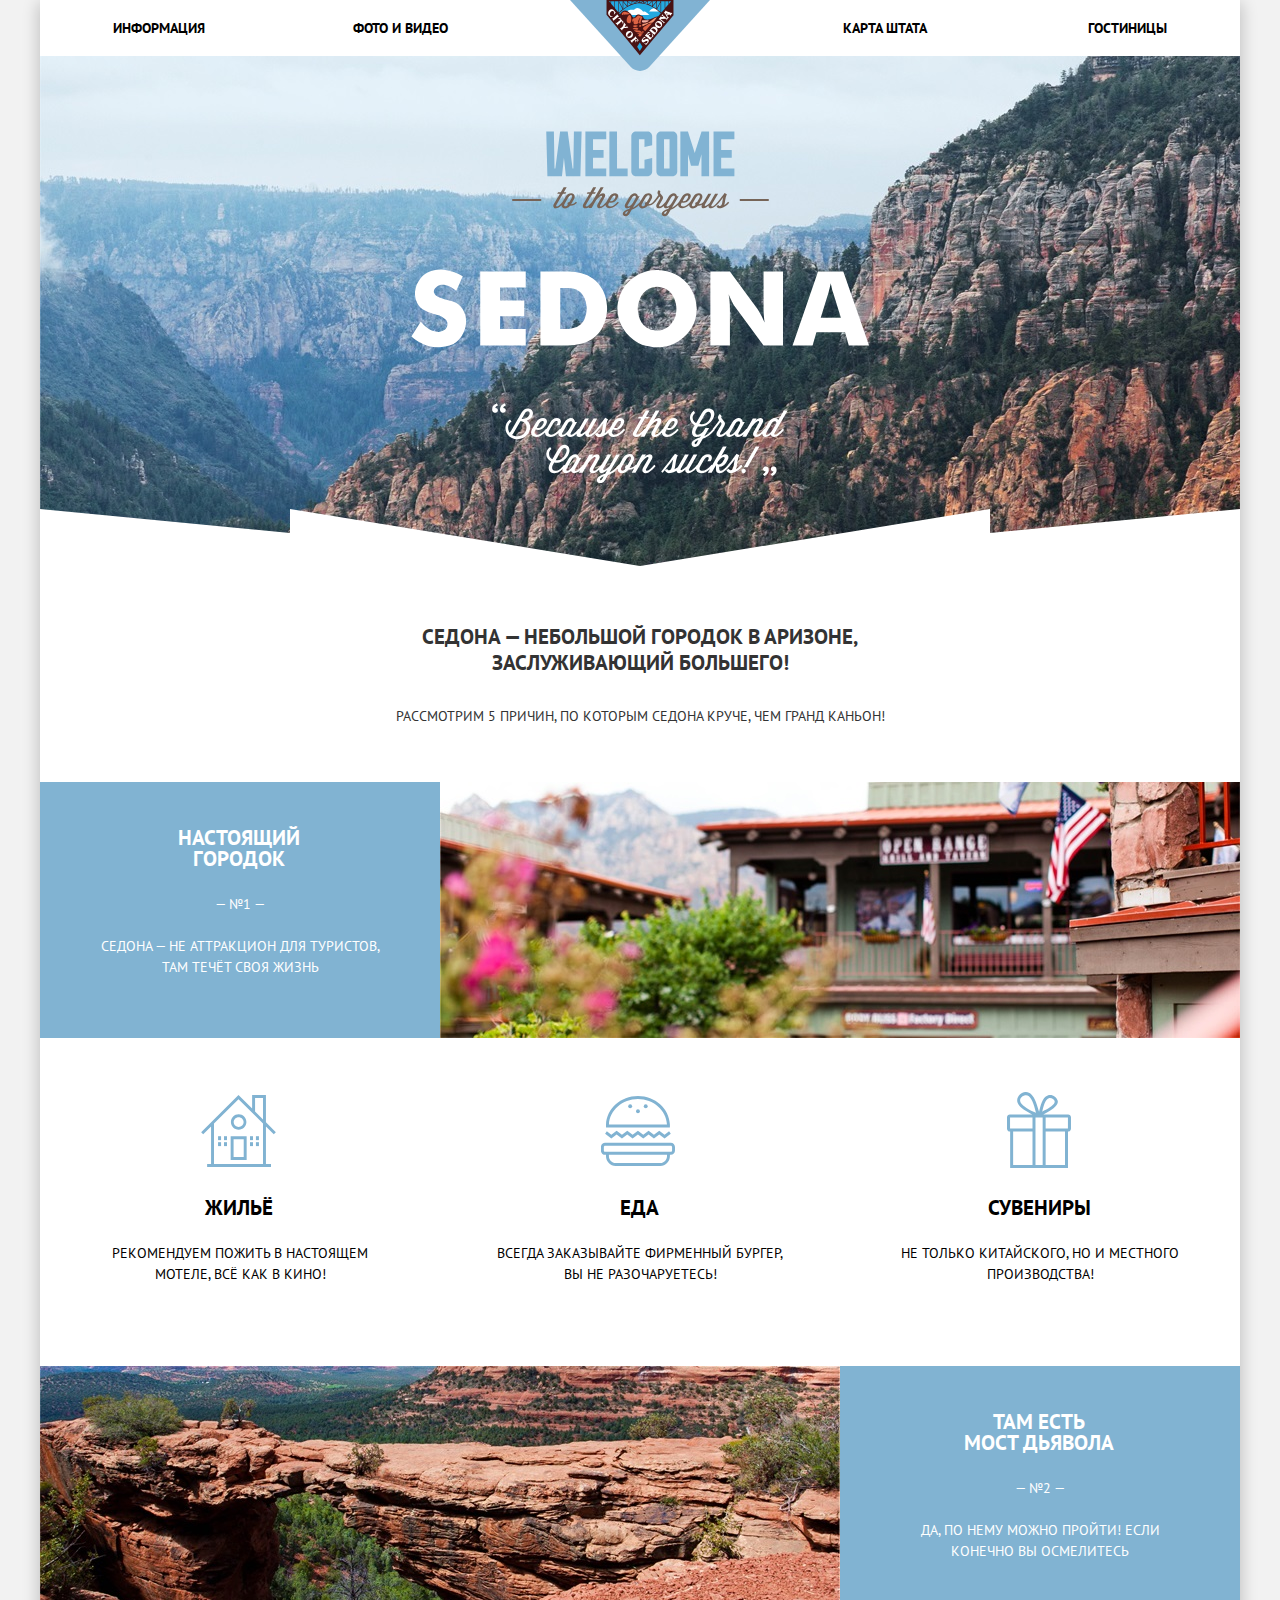
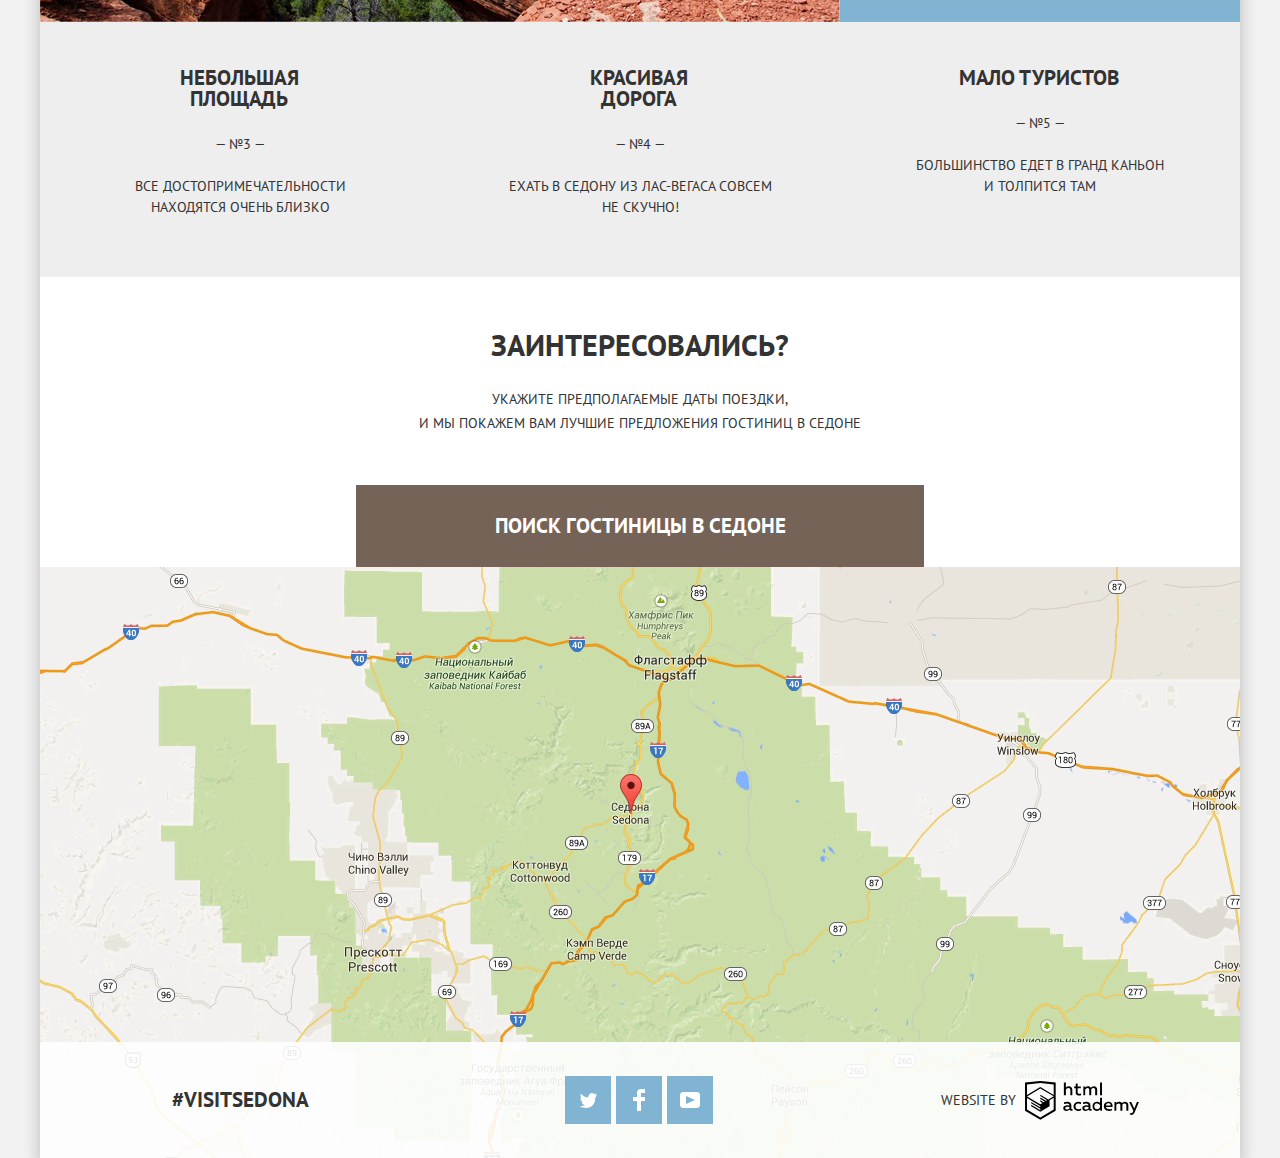
<file: index.html>
<!DOCTYPE html>
<html lang="ru">

<head>
  <meta charset="utf-8">
  <title>Туристический городок Sedona</title>
  <link href="https://fonts.googleapis.com/css?family=PT+Sans:400,700&display=swap&subset=cyrillic" rel="stylesheet">
  <link href="css/normalize.css" rel="stylesheet">
  <link href="css/style.min.css" rel="stylesheet">
</head>

<body>

  <div class="container">
    <header class="main-header">
      <nav class="main-navigation">
        <a class="main-header-logo">
          <img src="img/logo.svg" width="140" height="72" alt="Логотип">
        </a>
        <ul class="site-navigation">
          <li><a href="#">Информация</a></li>
          <li><a href="#">Фото и видео</a></li>
          <li><a href="#">Карта штата</a></li>
          <li><a href="inner.html">Гостиницы</a></li>
        </ul>
      </nav>
    </header>

    <main>
      <h1 class="visually-hidden">Отдых в Седоне</h1>
      <div class="grand-view">
        <img src="img/welcome.svg" width="459" height="353" alt="Welcome to the gorgeous Sedona">
      </div>
      <div class="paragraph">
        <p class="info">Седона — небольшой городок в Аризоне, заслуживающий большего!</p>
        <p>Рассмотрим 5 причин, по которым Седона круче, чем гранд каньон!</p>
      </div>

      <section class="reasons">
        <h2 class="headline visually-hidden">Наши преимущества</h2>
        <ol class="features-list">
          <li class="feature-item-pic">
            <div class="feature-item-info">
              <h3>Настоящий городок</h3>
              <span>&mdash; №1 &mdash;</span>
              <p>Седона — не аттракцион для туристов, там течёт своя жизнь</p>
            </div>
            <div class="feature-item-image">
              <img src="img/view-1.jpg" width="800" height="260" alt="Вид Седоны">
            </div>
            <ul class="more-features">
              <li class="feature-item-info more-features-info feature-home">
                <h3>Жильё</h3>
                <p>Рекомендуем пожить в настоящем мотеле, всё как в кино!</p>
              </li>
              <li class="feature-item-info more-features-info feature-eat">
                <h3>Еда</h3>
                <p>Всегда заказывайте фирменный бургер, вы не разочаруетесь!</p>
              </li>
              <li class="feature-item-info more-features-info feature-souvenir">
                <h3>Сувениры</h3>
                <p>Не только китайского, но и местного производства!</p>
              </li>
            </ul>
          </li>
          <li class="feature-item-pic">
            <div class="feature-item-image">
              <img src="img/view-2.jpg" width="800" height="260" alt="Мост Дьявола">
            </div>
            <div class="feature-item-info">
              <h3>Там есть <br>
                Мост дьявола</h3>
              <span>&mdash; №2 &mdash;</span>
              <p>Да, по нему можно пройти! Если конечно вы осмелитесь</p>
            </div>
          </li>
          <li class="feature-item-info">
            <h3>Небольшая площадь</h3>
            <span>&mdash; №3 &mdash;</span>
            <p>Все достопримечательности находятся&nbsp;очень близко</p>
          </li>
          <li class="feature-item-info">
            <h3>Красивая дорога</h3>
            <span>&mdash; №4 &mdash;</span>
            <p>Ехать в Седону из Лас-Вегаса совсем не&nbsp;скучно!</p>
          </li>
          <li class="feature-item-info">
            <h3>Мало туристов</h3>
            <span>&mdash; №5 &mdash;</span>
            <p>Большинство едет в гранд каньон и&nbsp;толпится там</p>
          </li>
        </ol>
      </section>

      <section class="modal">
        <h2 class="headline">Заинтересовались?</h2>
        <p>Укажите предполагаемые даты поездки, <br>
          и мы покажем вам лучшие предложения гостиниц в седоне
        </p>
        <a class="button button-open-form btn-brown" href="search.html">Поиск гостиницы В Седоне</a>
        <form class="modal-search" action="https://echo.htmlacademy.ru" method="GET">
          <p class="search-item">
            <label for="date-in">Дата заезда:</label>
            <input type="text" name="date-in" id="date-in" placeholder="24 апреля 2017">
            <button class="button button-form" type="button">
              <svg xmlns="http://www.w3.org/2000/svg" width="21" height="22" viewBox="0 0 21 22">
                <path
                  d="M19.251 2.025h-2.845V.648c0-.381-.294-.689-.656-.689-.363 0-.656.308-.656.689v1.377h-3.938V.648c0-.381-.294-.689-.655-.689-.363 0-.657.308-.657.689v1.377H5.906V.648c0-.381-.294-.689-.656-.689-.363 0-.657.308-.657.689v1.377H1.75C.784 2.025 0 2.847 0 3.862v16.302C0 21.179.784 22 1.75 22h17.501c.966 0 1.749-.821 1.749-1.836V3.862c0-1.015-.783-1.837-1.749-1.837zm.437 18.139a.448.448 0 0 1-.437.459H1.75a.45.45 0 0 1-.438-.459V3.862a.45.45 0 0 1 .438-.459h2.844v1.378c0 .381.294.689.657.689.362 0 .656-.308.656-.689V3.403h3.938v1.378c0 .381.294.689.657.689.361 0 .655-.308.655-.689V3.403h3.938v1.378c0 .381.293.689.656.689.362 0 .656-.308.656-.689V3.403h2.845c.241 0 .437.206.437.459v16.302z">
                </path>
                <path
                  d="M4.594 8.225h2.625v2.066H4.594zM4.594 11.668h2.625v2.067H4.594zM4.594 15.112h2.625v2.066H4.594zM9.188 15.112h2.625v2.066H9.188zM9.188 11.668h2.625v2.067H9.188zM9.188 8.225h2.625v2.066H9.188zM13.781 15.112h2.625v2.066h-2.625zM13.781 11.668h2.625v2.067h-2.625zM13.781 8.225h2.625v2.066h-2.625z">
                </path>
              </svg>
            </button>
          </p>
          <p class="search-item">
            <label for="date-off">Дата выезда:</label>
            <input type="text" name="date-off" id="date-off" placeholder="4 июля 2017">
            <button class="button button-form" type="button">
              <svg xmlns="http://www.w3.org/2000/svg" width="21" height="22" viewBox="0 0 21 22">
                <path
                  d="M19.251 2.025h-2.845V.648c0-.381-.294-.689-.656-.689-.363 0-.656.308-.656.689v1.377h-3.938V.648c0-.381-.294-.689-.655-.689-.363 0-.657.308-.657.689v1.377H5.906V.648c0-.381-.294-.689-.656-.689-.363 0-.657.308-.657.689v1.377H1.75C.784 2.025 0 2.847 0 3.862v16.302C0 21.179.784 22 1.75 22h17.501c.966 0 1.749-.821 1.749-1.836V3.862c0-1.015-.783-1.837-1.749-1.837zm.437 18.139a.448.448 0 0 1-.437.459H1.75a.45.45 0 0 1-.438-.459V3.862a.45.45 0 0 1 .438-.459h2.844v1.378c0 .381.294.689.657.689.362 0 .656-.308.656-.689V3.403h3.938v1.378c0 .381.294.689.657.689.361 0 .655-.308.655-.689V3.403h3.938v1.378c0 .381.293.689.656.689.362 0 .656-.308.656-.689V3.403h2.845c.241 0 .437.206.437.459v16.302z">
                </path>
                <path
                  d="M4.594 8.225h2.625v2.066H4.594zM4.594 11.668h2.625v2.067H4.594zM4.594 15.112h2.625v2.066H4.594zM9.188 15.112h2.625v2.066H9.188zM9.188 11.668h2.625v2.067H9.188zM9.188 8.225h2.625v2.066H9.188zM13.781 15.112h2.625v2.066h-2.625zM13.781 11.668h2.625v2.067h-2.625zM13.781 8.225h2.625v2.066h-2.625z">
                </path>
              </svg>
            </button>
          </p>
          <div class="people">
            <div class="search-item">
              <label for="adults">Взрослые:</label>
              <div class="search-item-wrapper">
                <button class="button button-form btn-minus" type="button">-</button>
                <input class="amount" type="number" name="adults" id="adults" min="1" max="30" step="1" value="2">
                <button class="button button-form btn-plus" type="button">+</button>
              </div>
            </div>
            <div class="search-item child">
              <label for="children">Дети:</label>
              <div class="search-item-wrapper">
                <button class="button button-form btn-minus" type="button">-</button>
                <input class="amount" type="number" name="children" id="children" min="0" max="20" step="1" value="0">
                <button class="button button-form btn-plus" type="button">+</button>
              </div>
            </div>
          </div>
          <button class="button button-search btn-blue" type="submit">Найти</button>
        </form>
      </section>
      
      <div class="map">
        <h2 class="headline visually-hidden">Где мы находимся</h2>
        <iframe
          src="https://www.google.com/maps/embed?pb=!1m18!1m12!1m3!1d655285.3661785729!2d-112.00240308755603!3d34.91096300822881!2m3!1f0!2f0!3f0!3m2!1i1024!2i768!4f13.1!3m3!1m2!1s0x872da132f942b00d%3A0x5548c523fa6c8efd!2z0KHQtdC00L7QvdCwLCDQkNGA0LjQt9C-0L3QsCA4NjMzNiwg0KHQqNCQ!5e0!3m2!1sru!2sru!4v1560000652865!5m2!1sru!2sru"
          width="1200" height="585" style="border:0" allowfullscreen>
        </iframe>
      </div>
    </main>

    <footer class="footer main-footer">
      <div class="footer-col">
        <span class="info">#visitSEDONA</span>
      </div>

      <div class="footer-col footer-social">
        <ul>
          <li>
            <a class="button social-button btn-blue" href="#">
              <span class="visually-hidden">Twitter</span>
              <svg class="social" xmlns="http://www.w3.org/2000/svg" xmlns:xlink="http://www.w3.org/1999/xlink"
                width="17" height="15" viewBox="0 0 17 15">
                <path fill="#FFF"
                  d="M10.95.144c1.685-.496 2.984.27 3.577 1.179.673-.231 1.331-.481 2.011-.708a2.345 2.345 0 0 1-.857 1.768c.685.17 1.304-.491 1.304-.491-.169 1-1.006 1.788-1.563 2.024-.231 6.75-3.175 11.217-10.077 11.082h-.446c-.41 0-4.164-.46-4.898-1.887 2.271.196 3.893-.422 4.693-1.177-.96-.3-2.679-.477-2.979-2.95.349.106.564.228 1.19.119C1.705 8.247.374 7.53.448 5.33c.285.328 1.067.536 1.34.472C1.085 5.561-.182 2.442.894.85c1.818 1.854 3.735 3.606 7.152 3.773C8.254 2.33 9.183.793 10.95.144z" />
              </svg>
            </a>
          </li>
          <li>
            <a class="button social-button btn-blue" href="#">
              <span class="visually-hidden">Фейсбук</span>
              <svg class="social" xmlns="http://www.w3.org/2000/svg" width="12" height="22" viewBox="0 0 12 22">
                <path fill="#FFF" d="M12 4V0H8a4 4 0 0 0-4 4v4H0v4h4v10h4V12h4V8H8V4h4z" />
              </svg>
            </a>
          </li>
          <li>
            <a class="button social-button btn-blue" href="#">
              <span class="visually-hidden">YouTube</span>
              <svg class="social" xmlns="http://www.w3.org/2000/svg" xmlns:xlink="http://www.w3.org/1999/xlink"
                width="20" height="16" viewBox="0 0 20 16">
                <path fill="#FFF"
                  d="M17 0H3C1.35 0 0 1.35 0 3v10c0 1.65 1.35 3 3 3h14c1.65 0 3-1.35 3-3V3c0-1.65-1.35-3-3-3zM6.027 11.998V4.002L15.014 8l-8.987 3.998z" />
              </svg>
            </a>
          </li>
        </ul>
      </div>
      
      <div class="footer-col footer-copyright">
        <span>Website by</span>
        <a class="academy-logo" href="https://htmlacademy.ru/intensive/htmlcss" target="blank">
          <span class="visually-hidden">Ссылка на сайт HTML Academy</span>
          <svg class="social" id="Layer_1" data-name="Layer 1" xmlns="http://www.w3.org/2000/svg"
            viewBox="0 0 108.08 36.85">
            <title>logo-htmlacademy-small</title>
            <path
              d="M44.61,26.88a2,2,0,0,0,.55-0.1v1.33a3.25,3.25,0,0,1-1.18.21,1.67,1.67,0,0,1-1.67-1,4.84,4.84,0,0,1-3.14,1.08c-1.51,0-2.91-.83-2.91-2.55,0-2.13,2-2.79,3.71-2.79a11.08,11.08,0,0,1,2.17.25v-0.3c0-1-.76-1.77-2.19-1.77a7.42,7.42,0,0,0-3,.64v-1.7a10.21,10.21,0,0,1,3.19-.55c2.36,0,3.81,1.12,3.81,3.65v3a0.54,0.54,0,0,0,.49.59h0.17Zm-6.44-1.13A1.35,1.35,0,0,0,39.63,27h0.11a3.39,3.39,0,0,0,2.41-1V24.58a9.72,9.72,0,0,0-1.81-.21c-1,0-2.16.33-2.16,1.38h0Zm12.36-6.11a5,5,0,0,1,2.57.64V22a4.08,4.08,0,0,0-2.3-.7,2.75,2.75,0,1,0,0,5.49,5,5,0,0,0,2.43-.64v1.71a6.27,6.27,0,0,1-2.76.57A4.21,4.21,0,0,1,46,24.51q0-.21,0-0.41a4.32,4.32,0,0,1,4.18-4.46h0.38Zm12.17,7.24a2,2,0,0,0,.55-0.1v1.33a3.25,3.25,0,0,1-1.18.21,1.67,1.67,0,0,1-1.67-1,4.84,4.84,0,0,1-3.14,1.08c-1.51,0-2.91-.83-2.91-2.55,0-2.13,2-2.79,3.71-2.79a11.08,11.08,0,0,1,2.17.25v-0.3c0-1-.76-1.77-2.19-1.77a7.42,7.42,0,0,0-3,.64v-1.7a10.21,10.21,0,0,1,3.19-.55c2.36,0,3.81,1.12,3.81,3.65v3a0.54,0.54,0,0,0,.49.59h0.17Zm-6.44-1.13A1.35,1.35,0,0,0,57.73,27h0.11a3.39,3.39,0,0,0,2.41-1V24.58a9.72,9.72,0,0,0-1.81-.21c-1.06,0-2.16.33-2.16,1.38h0ZM73,16V28.2H71.35V26.88a3.88,3.88,0,0,1-3.19,1.54,4.4,4.4,0,0,1,0-8.78,3.81,3.81,0,0,1,3,1.3V16H73Zm-4.53,5.22a2.76,2.76,0,1,0,0,5.52A2.86,2.86,0,0,0,71.15,25V23A2.91,2.91,0,0,0,68.49,21.27ZM79,19.64c3.31,0,4.46,2.68,3.92,5.09H76.7c0.21,1.5,1.67,2.11,3.19,2.11a6.11,6.11,0,0,0,2.64-.59v1.6a7.14,7.14,0,0,1-3,.57C77,28.42,74.78,27,74.78,24a4.18,4.18,0,0,1,4-4.39H79Zm0.09,1.54a2.28,2.28,0,0,0-2.44,2.1v0.06H81.3A2,2,0,0,0,79.13,21.18Zm5.73,7V19.87h1.65v1a3.81,3.81,0,0,1,2.78-1.27A2.86,2.86,0,0,1,91.89,21a4.12,4.12,0,0,1,2.91-1.33A3.06,3.06,0,0,1,98,23V28.2h-1.9V23.05a1.59,1.59,0,0,0-1.42-1.75H94.42a2.8,2.8,0,0,0-2.07,1.12V28.2h-1.9V23.05A1.59,1.59,0,0,0,89,21.31H88.8a3,3,0,0,0-2.21,1.29v5.63H84.86Zm21.31-8.33h1.9l-3.91,9.46c-0.9,2.17-2.09,2.86-3.35,2.86a4.76,4.76,0,0,1-1.1-.14V30.46a2.86,2.86,0,0,0,.85.12c0.9,0,1.58-.64,2.07-1.9l0.17-.42-4-8.4h2l2.86,6.29ZM38.73,1.46V6.22a3.81,3.81,0,0,1,2.7-1.14,3.25,3.25,0,0,1,3.44,3.4v5.15H43V8.72a1.81,1.81,0,0,0-1.61-2h-0.3a2.93,2.93,0,0,0-2.32,1.39v5.52h-1.9V1.46h1.9ZM49.94,2.31v3h3V6.91h-3v3.81c0,1.1.5,1.46,1.58,1.46a4.49,4.49,0,0,0,1.69-.33v1.6A6.8,6.8,0,0,1,51,13.8a2.55,2.55,0,0,1-2.86-2.74V6.89H46.58V5.26h1.5V2.74Zm5.4,11.31V5.28H57v1A3.81,3.81,0,0,1,59.77,5a2.86,2.86,0,0,1,2.6,1.33A4.12,4.12,0,0,1,65.28,5,3.06,3.06,0,0,1,68.44,8.4v5.21h-1.9V8.46a1.59,1.59,0,0,0-1.42-1.75H64.89a2.8,2.8,0,0,0-2.07,1.12v5.78h-1.9V8.46A1.59,1.59,0,0,0,59.5,6.71H59.27A3,3,0,0,0,57.06,8v5.63H55.34ZM71.17,1.45H73V13.6H71.17V1.45ZM14.71,0H14.55L0,1.54V28.21l14.55,8.66,14.55-8.66V1.54Zm12.5,27.1L14.55,34.64,1.9,27.12V16.18l12.59,7.5V25L5.86,19.9v1.31l8.68,5.21v1.39L5.87,22.65V24l8.68,5.21,8.75-5.24V18.31L27.2,16V27.12Zm0-12.53-3.48,2-1.6,1L14.51,13v1.31L21,18.23H21l-0.14.09-1,.54-5.37-3.2V17l4.24,2.52-1,.67-3.2-1.9v1.31l2.1,1.24L14.5,22.1,2,14.65,14.51,7.11Zm0-1.32L14.49,5.76,1.91,13.25v-10L14.56,1.92,27.21,3.25v10h0Z"
              transform="translate(0 -0.02)" fill="#231f20" />
          </svg>
        </a>
      </div>
    </footer>

  </div>

  <script src="js/script.min.js"></script>

</body>

</html>
</file>
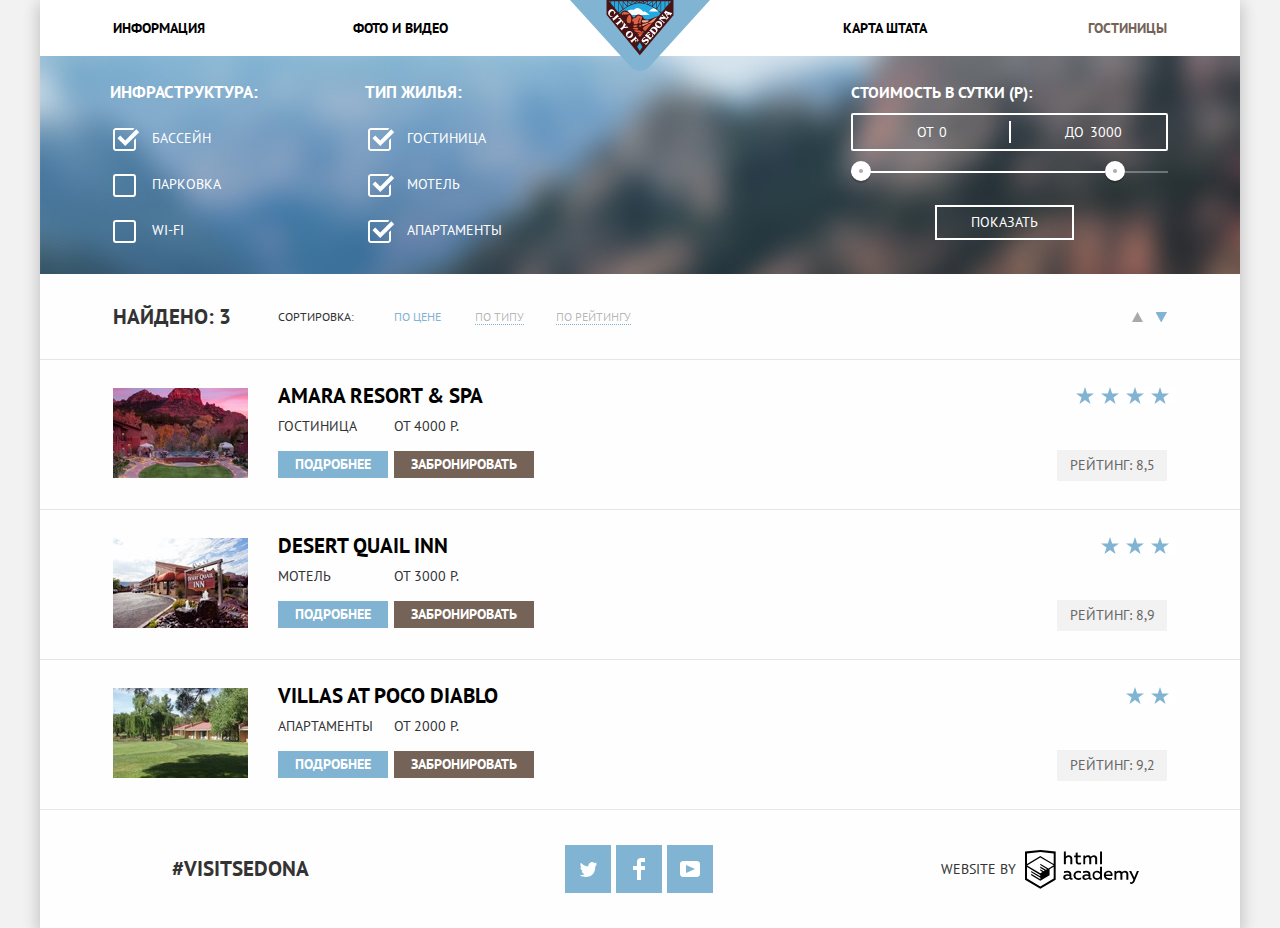
<file: inner.html>
<!DOCTYPE html>
<html lang="ru">

<head>
  <meta charset="utf-8">
  <title>Туристический городок Sedona</title>
  <link href="https://fonts.googleapis.com/css?family=PT+Sans:400,700&display=swap&subset=cyrillic" rel="stylesheet">
  <link href="css/normalize.css" rel="stylesheet">
  <link href="css/style.min.css" rel="stylesheet">
</head>

<body>

  <div class="container">
    <header class="main-header">
      <nav class="main-navigation">
        <a class="main-header-logo" href="index.html">
          <img src="img/logo.svg" width="140" height="72" alt="Логотип">
        </a>
        <ul class="site-navigation">
          <li><a href="#">Информация</a></li>
          <li><a href="#">Фото и видео</a></li>
          <li><a href="#">Карта штата</a></li>
          <li class="site-navigation-current"><a>Гостиницы</a></li>
        </ul>
      </nav>
    </header>

    <main>
      <h1 class="visually-hidden">Подбор отеля</h1>
      <section class="filters">
        <form class="filter" action="https://echo.htmlacademy.ru" method="GET" oninput="priceoutput.value=price.value">
          <div class="filter-columns">
            <fieldset>
              <legend>Инфраструктура:</legend>
              <ul>
                <li class="filter-option">
                  <input class="visually-hidden filter-input" type="checkbox" name="pool" id="pool" checked>
                  <label for="pool">Бассейн</label>
                </li>
                <li class="filter-option">
                  <input class="visually-hidden filter-input" type="checkbox" name="parking" id="parking">
                  <label for="parking">Парковка</label>
                </li>
                <li class="filter-option">
                  <input class="visually-hidden filter-input" type="checkbox" name="wifi" id="wifi">
                  <label for="wifi">Wi-Fi</label>
                </li>
              </ul>
            </fieldset>
            <fieldset>
              <legend>Тип жилья:</legend>
              <ul>
                <li class="filter-option">
                  <input class="visually-hidden filter-input" type="checkbox" name="inn" id="inn" checked>
                  <label for="inn">Гостиница</label>
                </li>
                <li class="filter-option">
                  <input class="visually-hidden filter-input" type="checkbox" name="motel" id="motel" checked>
                  <label for="motel">Мотель</label>
                </li>
                <li class="filter-option">
                  <input class="visually-hidden filter-input" type="checkbox" name="apartments" id="apartments" checked>
                  <label for="apartments">Апартаменты</label>
                </li>
              </ul>
            </fieldset>
            <div class="range-column">
              <div class="filter-range">
                <p>Стоимость в сутки (р):</p>
                <div class="price-controls">
                  <label class="min-price">от <input type="text" name="min-price" value="0"></label>
                  <label class="max-price">до <input type="text" name="max-price" value="3000"></label>
                </div>
                <div class="range-controls">
                  <div class="scale">
                    <div class="bar"></div>
                  </div>
                  <div class="range-toggle range-toggle-min"></div>
                  <div class="range-toggle range-toggle-max"></div>
                </div>
                <button class="button filter-button" type="submit">Показать</button>
              </div>
            </div>
          </div>
        </form>
        <div class="sort-columns">
          <p class="info">Найдено: 3</p>
          <div class="assortment">
            <span>Сортировка:</span>
            <ul class="assortment-list">
              <li class="assortment-item-current sort-price">По цене</li>
              <li class="assortment-item sort-type"><a href="#">По типу</a></li>
              <li class="assortment-item sort-rating"><a href="#">По рейтингу</a></li>
            </ul>
          </div>
          <div class="icon-sort">
            <button class="button btn-dir">
              <svg class="icon" xmlns="http://www.w3.org/2000/svg" width="11" height="10" viewBox="0 0 11 10">
                <path fill="#231F20" d="M5.5 0L0 10h11z" /></svg>
            </button>
            <button class="button btn-dir sort-current">
              <svg class="icon" xmlns="http://www.w3.org/2000/svg" width="11" height="10" viewBox="0 0 11 10">
                <path fill="#231F20" d="M5.5 10L0 0h11" /></svg>
            </button>
          </div>
        </div>
      </section>

      <h2 class="visually-hidden">Наши отели</h2>
      <section class="catalog">
        <ul class="catalog-list">
          <li class="catalog-item">
            <div class="catalog-item-hotel">
              <h3><a class="hotel" href="#">Amara Resort & Spa</a></h3>
              <p><span>Гостиница</span> <span>От 4000 Р.</span></p>
              <a class="button btn-inner btn-blue" href="#">Подробнее</a>
              <a class="button btn-inner btn-brown" href="#">Забронировать</a>
            </div>
            <a class="catalog-item-image" href="#">
              <img src="img/hotel-1.jpg" width="135" height="90" alt="Amara Resort & Spa">
            </a>
            <div class="catalog-item-rating">
              <div class="stars-wrapper">
                <span>&starf;</span>
                <span>&starf;</span>
                <span>&starf;</span>
                <span>&starf;</span>
              </div>
              <p>Рейтинг: 8,5</p>
            </div>
          </li>
          <li class="catalog-item">
            <div class="catalog-item-hotel">
              <h3><a class="hotel" href="#">Desert Quail Inn</a></h3>
              <p><span>Мотель</span> <span>От 3000 Р.</span></p>
              <a class="button btn-inner btn-blue" href="#">Подробнее</a>
              <a class="button btn-inner btn-brown" href="#">Забронировать</a>
            </div>
            <a class="catalog-item-image" href="#">
              <img src="img/hotel-2.jpg" width="135" height="95" alt="Desert Quail Inn">
            </a>
            <div class="catalog-item-rating">
              <div class="stars-wrapper">
                <span>&starf;</span>
                <span>&starf;</span>
                <span>&starf;</span>
              </div>
              <p>Рейтинг: 8,9</p>
            </div>
          </li>
          <li class="catalog-item">
            <div class="catalog-item-hotel">
              <h3><a class="hotel" href="#">Villas at Poco Diablo</a></h3>
              <p><span>Апартаменты</span> <span>От 2000 Р.</span></p>
              <a class="button btn-inner btn-blue" href="#">Подробнее</a>
              <a class="button btn-inner btn-brown" href="#">Забронировать</a>
            </div>
            <a class="catalog-item-image" href="#">
              <img src="img/hotel-3.jpg" width="135" height="90" alt="Villas at Poco Diablo">
            </a>
            <div class="catalog-item-rating">
              <div class="stars-wrapper">
                <span>&starf;</span>
                <span>&starf;</span>
              </div>
              <p>Рейтинг: 9,2</p>
            </div>
          </li>
        </ul>
      </section>
    </main>

    <footer class="footer">
      <div class="footer-col">
        <span class="info">#visitSEDONA</span>
      </div>

      <div class="footer-col footer-social">
        <ul>
          <li>
            <a class="button social-button btn-blue" href="#">
              <span class="visually-hidden">Twitter</span>
              <svg class="social" xmlns="http://www.w3.org/2000/svg" xmlns:xlink="http://www.w3.org/1999/xlink"
                width="17" height="15" viewBox="0 0 17 15">
                <path fill="#FFF"
                  d="M10.95.144c1.685-.496 2.984.27 3.577 1.179.673-.231 1.331-.481 2.011-.708a2.345 2.345 0 0 1-.857 1.768c.685.17 1.304-.491 1.304-.491-.169 1-1.006 1.788-1.563 2.024-.231 6.75-3.175 11.217-10.077 11.082h-.446c-.41 0-4.164-.46-4.898-1.887 2.271.196 3.893-.422 4.693-1.177-.96-.3-2.679-.477-2.979-2.95.349.106.564.228 1.19.119C1.705 8.247.374 7.53.448 5.33c.285.328 1.067.536 1.34.472C1.085 5.561-.182 2.442.894.85c1.818 1.854 3.735 3.606 7.152 3.773C8.254 2.33 9.183.793 10.95.144z" />
              </svg>
            </a>
          </li>
          <li>
            <a class="button social-button btn-blue" href="#">
              <span class="visually-hidden">Фейсбук</span>
              <svg class="social" xmlns="http://www.w3.org/2000/svg" width="12" height="22" viewBox="0 0 12 22">
                <path fill="#FFF" d="M12 4V0H8a4 4 0 0 0-4 4v4H0v4h4v10h4V12h4V8H8V4h4z" />
              </svg>
            </a>
          </li>
          <li>
            <a class="button social-button btn-blue" href="#">
              <span class="visually-hidden">YouTube</span>
              <svg class="social" xmlns="http://www.w3.org/2000/svg" xmlns:xlink="http://www.w3.org/1999/xlink"
                width="20" height="16" viewBox="0 0 20 16">
                <path fill="#FFF"
                  d="M17 0H3C1.35 0 0 1.35 0 3v10c0 1.65 1.35 3 3 3h14c1.65 0 3-1.35 3-3V3c0-1.65-1.35-3-3-3zM6.027 11.998V4.002L15.014 8l-8.987 3.998z" />
              </svg>
            </a>
          </li>
        </ul>
      </div>
      
      <div class="footer-col footer-copyright">
        <span>Website by</span>
        <a class="academy-logo" href="https://htmlacademy.ru/intensive/htmlcss" target="blank">
          <span class="visually-hidden">Ссылка на сайт HTML Academy</span>
          <svg class="social" id="Layer_1" data-name="Layer 1" xmlns="http://www.w3.org/2000/svg"
            viewBox="0 0 108.08 36.85">
            <title>logo-htmlacademy-small</title>
            <path
              d="M44.61,26.88a2,2,0,0,0,.55-0.1v1.33a3.25,3.25,0,0,1-1.18.21,1.67,1.67,0,0,1-1.67-1,4.84,4.84,0,0,1-3.14,1.08c-1.51,0-2.91-.83-2.91-2.55,0-2.13,2-2.79,3.71-2.79a11.08,11.08,0,0,1,2.17.25v-0.3c0-1-.76-1.77-2.19-1.77a7.42,7.42,0,0,0-3,.64v-1.7a10.21,10.21,0,0,1,3.19-.55c2.36,0,3.81,1.12,3.81,3.65v3a0.54,0.54,0,0,0,.49.59h0.17Zm-6.44-1.13A1.35,1.35,0,0,0,39.63,27h0.11a3.39,3.39,0,0,0,2.41-1V24.58a9.72,9.72,0,0,0-1.81-.21c-1,0-2.16.33-2.16,1.38h0Zm12.36-6.11a5,5,0,0,1,2.57.64V22a4.08,4.08,0,0,0-2.3-.7,2.75,2.75,0,1,0,0,5.49,5,5,0,0,0,2.43-.64v1.71a6.27,6.27,0,0,1-2.76.57A4.21,4.21,0,0,1,46,24.51q0-.21,0-0.41a4.32,4.32,0,0,1,4.18-4.46h0.38Zm12.17,7.24a2,2,0,0,0,.55-0.1v1.33a3.25,3.25,0,0,1-1.18.21,1.67,1.67,0,0,1-1.67-1,4.84,4.84,0,0,1-3.14,1.08c-1.51,0-2.91-.83-2.91-2.55,0-2.13,2-2.79,3.71-2.79a11.08,11.08,0,0,1,2.17.25v-0.3c0-1-.76-1.77-2.19-1.77a7.42,7.42,0,0,0-3,.64v-1.7a10.21,10.21,0,0,1,3.19-.55c2.36,0,3.81,1.12,3.81,3.65v3a0.54,0.54,0,0,0,.49.59h0.17Zm-6.44-1.13A1.35,1.35,0,0,0,57.73,27h0.11a3.39,3.39,0,0,0,2.41-1V24.58a9.72,9.72,0,0,0-1.81-.21c-1.06,0-2.16.33-2.16,1.38h0ZM73,16V28.2H71.35V26.88a3.88,3.88,0,0,1-3.19,1.54,4.4,4.4,0,0,1,0-8.78,3.81,3.81,0,0,1,3,1.3V16H73Zm-4.53,5.22a2.76,2.76,0,1,0,0,5.52A2.86,2.86,0,0,0,71.15,25V23A2.91,2.91,0,0,0,68.49,21.27ZM79,19.64c3.31,0,4.46,2.68,3.92,5.09H76.7c0.21,1.5,1.67,2.11,3.19,2.11a6.11,6.11,0,0,0,2.64-.59v1.6a7.14,7.14,0,0,1-3,.57C77,28.42,74.78,27,74.78,24a4.18,4.18,0,0,1,4-4.39H79Zm0.09,1.54a2.28,2.28,0,0,0-2.44,2.1v0.06H81.3A2,2,0,0,0,79.13,21.18Zm5.73,7V19.87h1.65v1a3.81,3.81,0,0,1,2.78-1.27A2.86,2.86,0,0,1,91.89,21a4.12,4.12,0,0,1,2.91-1.33A3.06,3.06,0,0,1,98,23V28.2h-1.9V23.05a1.59,1.59,0,0,0-1.42-1.75H94.42a2.8,2.8,0,0,0-2.07,1.12V28.2h-1.9V23.05A1.59,1.59,0,0,0,89,21.31H88.8a3,3,0,0,0-2.21,1.29v5.63H84.86Zm21.31-8.33h1.9l-3.91,9.46c-0.9,2.17-2.09,2.86-3.35,2.86a4.76,4.76,0,0,1-1.1-.14V30.46a2.86,2.86,0,0,0,.85.12c0.9,0,1.58-.64,2.07-1.9l0.17-.42-4-8.4h2l2.86,6.29ZM38.73,1.46V6.22a3.81,3.81,0,0,1,2.7-1.14,3.25,3.25,0,0,1,3.44,3.4v5.15H43V8.72a1.81,1.81,0,0,0-1.61-2h-0.3a2.93,2.93,0,0,0-2.32,1.39v5.52h-1.9V1.46h1.9ZM49.94,2.31v3h3V6.91h-3v3.81c0,1.1.5,1.46,1.58,1.46a4.49,4.49,0,0,0,1.69-.33v1.6A6.8,6.8,0,0,1,51,13.8a2.55,2.55,0,0,1-2.86-2.74V6.89H46.58V5.26h1.5V2.74Zm5.4,11.31V5.28H57v1A3.81,3.81,0,0,1,59.77,5a2.86,2.86,0,0,1,2.6,1.33A4.12,4.12,0,0,1,65.28,5,3.06,3.06,0,0,1,68.44,8.4v5.21h-1.9V8.46a1.59,1.59,0,0,0-1.42-1.75H64.89a2.8,2.8,0,0,0-2.07,1.12v5.78h-1.9V8.46A1.59,1.59,0,0,0,59.5,6.71H59.27A3,3,0,0,0,57.06,8v5.63H55.34ZM71.17,1.45H73V13.6H71.17V1.45ZM14.71,0H14.55L0,1.54V28.21l14.55,8.66,14.55-8.66V1.54Zm12.5,27.1L14.55,34.64,1.9,27.12V16.18l12.59,7.5V25L5.86,19.9v1.31l8.68,5.21v1.39L5.87,22.65V24l8.68,5.21,8.75-5.24V18.31L27.2,16V27.12Zm0-12.53-3.48,2-1.6,1L14.51,13v1.31L21,18.23H21l-0.14.09-1,.54-5.37-3.2V17l4.24,2.52-1,.67-3.2-1.9v1.31l2.1,1.24L14.5,22.1,2,14.65,14.51,7.11Zm0-1.32L14.49,5.76,1.91,13.25v-10L14.56,1.92,27.21,3.25v10h0Z"
              transform="translate(0 -0.02)" fill="#231f20" />
          </svg>
        </a>
      </div>
    </footer>

  </div>

</body>

</html>
</file>
<file: css/style.min.css>
body{min-width:1200px;margin:0;padding:0;font-family:"PT Sans",Arial,sans-serif;font-size:14px;line-height:21px;font-weight:400;color:#333;text-transform:uppercase;background-color:#f2f2f2}.visually-hidden:not(:focus):not(:active),input[type="checkbox"].visually-hidden,input[type="radio"].visually-hidden{position:absolute;width:1px;height:1px;margin:-1px;border:0;padding:0;white-space:nowrap;-webkit-clip-path:inset(100%);clip-path:inset(100%);clip:rect(0 0 0 0);overflow:hidden}.container{position:relative;width:1200px;margin:0 auto;background-color:#fff;-webkit-box-shadow:0 5px 15px 2px rgba(0,1,1,0.2);box-shadow:0 5px 15px 2px rgba(0,1,1,0.2)}a{text-decoration:none}img{display:block;max-width:100%;height:auto}.main-navigation{position:relative;padding:0 73px;font-size:14px;line-height:26px;font-weight:700;color:#000;background-color:#fff}.main-header-logo{position:absolute;top:0;left:50%;width:140px;height:72px;margin-left:-70px}.site-navigation{display:-webkit-box;display:-ms-flexbox;display:flex;-ms-flex-wrap:wrap;flex-wrap:wrap;margin:0;padding:0;list-style:none}.site-navigation li{width:240px}.site-navigation li:nth-child(4n+1),.site-navigation li:nth-child(4n+2){text-align:left}.site-navigation li:nth-child(4n+3),.site-navigation li:nth-child(4n+4){text-align:right}.site-navigation li:nth-child(4n+3){margin-left:auto}.site-navigation a{display:block;padding:15px 0;color:#000}.site-navigation a[href]:hover,.site-navigation a[href]:focus{color:#81b3d2}.site-navigation a[href]:active{color:rgba(0,0,0,0.3)}.site-navigation-current a{color:#766357}.headline{margin:0;margin-bottom:24px;font-size:30px;line-height:36px;font-weight:700}.grand-view{padding:0;min-height:510px;background-color:#698bb1;background-image:url(../img/polygon.svg),url(../img/background.jpg);background-size:1200px 57px,cover;background-repeat:no-repeat;background-position:bottom,0 -56px}.grand-view img{width:459px;height:353px;margin:0 auto;padding-top:75px}.paragraph{padding:58px 0 25px;text-align:center;background-color:#fff}.paragraph p{width:580px;margin:0 auto;margin-bottom:30px}.info{font-size:21px;line-height:26px;font-weight:700}.features-list{display:-webkit-box;display:-ms-flexbox;display:flex;-ms-flex-wrap:wrap;flex-wrap:wrap;margin:0;padding:0;list-style:none;background-color:#eee}.feature-item-pic{display:-webkit-box;display:-ms-flexbox;display:flex;-ms-flex-wrap:wrap;flex-wrap:wrap;color:#fff;background-color:#81b3d2}.feature-item-info{width:302px;margin:0;padding:0 49px;text-align:center;padding-top:45px;padding-bottom:59px}.feature-item-image img{width:800px}.feature-item-info h3{margin:0;margin-bottom:25px;max-width:160px;padding:0 70px;text-align:center;font-size:21px;line-height:21px;font-weight:700}.feature-item-info p{margin:0;margin-top:21px}.more-features{display:-webkit-box;display:-ms-flexbox;display:flex;margin:0;padding:0;list-style:none;color:#000;background-color:#fff}.more-features li{padding-bottom:81px}.more-features-info h3{position:relative;margin-top:114px}.more-features-info h3::before{position:absolute;left:50%;content:"";width:76px;height:76px;margin-left:-38px}.feature-home h3::before{top:-102px;background:url(../img/home-icon.svg) no-repeat}.feature-eat h3::before{top:-101px;background:url(../img/eat-icon.svg) no-repeat}.feature-souvenir h3::before{top:-105px;background:url(../img/souvenir-icon.svg) no-repeat center}.modal{position:relative;width:568px;margin:0 auto;padding:0;padding-top:50px;text-align:center;background-color:#fff;z-index:3}.modal > p{margin:0 auto;margin-bottom:50px;line-height:24px}.button{font:inherit;font-size:21px;line-height:26px;font-weight:700;text-align:center;color:#fff;vertical-align:middle;text-transform:uppercase;background-color:#f2f2f2;border:none}.btn-inner{display:inline-block;vertical-align:middle;padding:3px 17px;margin-top:-4px;margin-right:2px;font-size:14px;line-height:21px}.btn-blue{background-color:#81b3d2}.btn-brown{background-color:#766357}.btn-blue:hover,.btn-blue:focus{background-color:#669ec0}.btn-blue:active{color:rgba(255,255,255,0.3)}.btn-brown:hover,.btn-brown:focus{background-color:#604e43}.btn-brown:active{color:rgba(255,255,255,0.3)}.modal-search{position:absolute;top:100%;right:0;left:0;display:-webkit-box;display:-ms-flexbox;display:none;-ms-flex-wrap:wrap;flex-wrap:wrap;-webkit-box-pack:justify;-ms-flex-pack:justify;justify-content:space-between;margin:0;padding:55px;text-align:left;background-color:#fff;-webkit-box-shadow:0 7px 15px 0 rgba(0,1,1,0.15);box-shadow:0 7px 15px 0 rgba(0,1,1,0.15);-webkit-animation:bounce .6s;animation:bounce .6s;z-index:1}.modal-search-show{display:-webkit-box;display:-ms-flexbox;display:flex}.modal-search-error{-webkit-animation:shake 0.6s;animation:shake 0.6s}.modal-search p{margin:0;padding-bottom:29px}@-webkit-keyframes bounce{0%{-webkit-transform:translateY(-200px);transform:translateY(-200px);opacity:0}50%{-webkit-transform:translateY(10px);transform:translateY(10px);opacity:.5}90%{-webkit-transform:translateY(-30px);transform:translateY(-30px);opacity:.9}100%{-webkit-transform:translateY(0);transform:translateY(0);opacity:1}}@keyframes bounce{0%{-webkit-transform:translateY(-200px);transform:translateY(-200px);opacity:0}50%{-webkit-transform:translateY(10px);transform:translateY(10px);opacity:.5}90%{-webkit-transform:translateY(-30px);transform:translateY(-30px);opacity:.9}100%{-webkit-transform:translateY(0);transform:translateY(0);opacity:1}}@-webkit-keyframes shake{0%,100%{-webkit-transform:translateX(0);transform:translateX(0)}10%,30%,50%,70%,90%{-webkit-transform:translateX(-5px);transform:translateX(-5px)}20%,40%,60%,80%{-webkit-transform:translateX(5px);transform:translateX(5px)}}@keyframes shake{0%,100%{-webkit-transform:translateX(0);transform:translateX(0)}10%,30%,50%,70%,90%{-webkit-transform:translateX(-5px);transform:translateX(-5px)}20%,40%,60%,80%{-webkit-transform:translateX(5px);transform:translateX(5px)}}.search-item{position:relative;display:-webkit-box;display:-ms-flexbox;display:flex;margin:0;margin-bottom:30px;-webkit-box-flex:1;-ms-flex-positive:1;flex-grow:1}.search-item input[type="text"]{-webkit-box-flex:1;-ms-flex-positive:1;flex-grow:1;margin-left:0}.search-item input{height:38px;padding:0 38px 0 12px;font:inherit;-webkit-box-sizing:border-box;box-sizing:border-box;background-color:#f2f2f2;border:none}.search-item-wrapper{position:relative;width:100%;-ms-flex-item-align:center;-ms-grid-row-align:center;align-self:center;-webkit-box-flex:1;-ms-flex-positive:1;flex-grow:1}.search-item-wrapper input[type="number"]{width:100%;height:38px;padding:0 38px;text-align:center;font:inherit;-webkit-box-sizing:border-box;box-sizing:border-box;background-color:#f2f2f2;border:none;-moz-appearance:textfield}.search-item-wrapper input[type=number]::-webkit-inner-spin-button,.search-item-wrapper input[type=number]::-webkit-outer-spin-button{-webkit-appearance:none;margin:0}.search-item label{min-width:112px;-ms-flex-item-align:center;-ms-grid-row-align:center;align-self:center}.people{display:-webkit-box;display:-ms-flexbox;display:flex;width:100%}.child label{margin-left:50px}.btn-minus{left:0}.child label{min-width:65px}.search-item label,.search-item input,.search-item-wrapper input{font:inherit;font-weight:700;text-transform:uppercase;line-height:38px}.search-item input:hover,.search-item-wrapper input:hover{background-color:#ebebeb}.search-item input:focus,.search-item-wrapper input:focus{background-color:#fff;outline:2px solid #e5e5e5}svg.social path,svg.icon path{fill:inherit}.button-form{width:38px;height:38px;padding:0;-webkit-box-sizing:border-box;box-sizing:border-box;position:absolute;top:0;right:0;display:-webkit-box;display:-ms-flexbox;display:flex;-webkit-box-pack:center;-ms-flex-pack:center;justify-content:center;-webkit-box-align:center;-ms-flex-align:center;align-items:center}.button-form,.btn-dir{fill:#a9a9a9;color:#a9a9a9;background-color:#f2f2f2}.button-form:hover,.button-form:focus,.btn-dir:hover,.btn-dir:focus{fill:#000;color:#000}.button-form:active,.btn-dir:active{fill:#81b3d2;color:#81b3d2}.button-open-form{position:relative;display:inline-block;vertical-align:middle;-webkit-box-sizing:border-box;box-sizing:border-box;width:100%;padding:28px 20px;z-index:2}.button-search{width:100%;-webkit-box-sizing:border-box;box-sizing:border-box;height:58px;margin-top:25px}.map{min-height:585px;background:#cbdda9 url(../img/map.png);background-size:cover;background-position:center}.map iframe{border:none}.footer{display:-webkit-box;display:-ms-flexbox;display:flex;-webkit-box-pack:justify;-ms-flex-pack:justify;justify-content:space-between;-webkit-box-align:center;-ms-flex-align:center;align-items:center;padding:35px 0;background-color:rgba(254,254,254,0.9)}.main-footer{position:absolute;bottom:0;padding:34px 0;z-index:3}.footer-col{width:400px;display:-webkit-box;display:-ms-flexbox;display:flex;-webkit-box-pack:center;-ms-flex-pack:center;justify-content:center;-ms-flex-negative:0;flex-shrink:0}.footer-social ul{margin:0;padding:0;padding-left:3px;list-style:none;display:-webkit-box;display:-ms-flexbox;display:flex;-ms-flex-wrap:wrap;flex-wrap:wrap}.footer-social li{padding-right:5px}.social-button{width:46px;height:48px;display:-webkit-box;display:-ms-flexbox;display:flex;-webkit-box-align:center;-ms-flex-align:center;align-items:center;-webkit-box-pack:center;-ms-flex-pack:center;justify-content:center;fill:#fff}.social-button:active{fill:rgba(255,255,255,0.3);color:rgba(255,255,255,0.3)}.footer-copyright{display:-webkit-box;display:-ms-flexbox;display:flex;-webkit-box-align:center;-ms-flex-align:center;align-items:center}.academy-logo{margin-left:9px;margin-top:3px;width:114px;height:41px}.footer-copyright a:hover,.footer-copyright a:focus{fill:#81b3d2}.footer-copyright a:active{fill:#bdbbbc}.filter{margin:0;padding:0 70px;color:#fff;background-color:#355469;background-image:url(../img/filter-background.jpg)}.filter legend{color:inherit;margin-bottom:25px}.filter fieldset{margin:26px 0 8px;padding:0;width:255px;border:none}.filter legend,.range label{font-size:17px;line-height:21px;font-weight:700}.filter ul{margin:0;padding:0;list-style:none;line-height:21px}.filter-option{margin-bottom:25px;padding-left:42px}.filter-option label{position:relative;display:block;-webkit-user-select:none;-moz-user-select:none;-ms-user-select:none;user-select:none}.filter-columns{display:-webkit-box;display:-ms-flexbox;display:flex}.filter .range-column{width:330px;margin-left:auto;margin-right:-11px}.filter-input:hover+label::after,.filter-input:focus+label::after,.filter-input:hover+label::before,.filter-input:focus+label::before{color:#fff;outline:2px solid #7cbce4}.filter-input + label::before{position:absolute;top:0;left:-39px;width:19px;height:19px;content:"";border:2px solid #fff;border-radius:3px}.filter-input:checked + label::after{position:absolute;top:0;left:-39px;width:27px;height:23px;content:"";background-image:url(../img/checkbox-on.svg);background-repeat:no-repeat;fill:#fff}.filter-input:checked + label::before{display:none}.filter-input:disabled + label{opacity:.45}.filter-range{width:317px;margin:26px 0}.filter-range p{margin:0;margin-bottom:10px;font-size:16px;line-height:21px;font-weight:700}.price-controls{position:relative;height:34px;margin-bottom:20px;font-size:0;border:2px solid #fff;border-radius:2px}.price-controls::after{position:absolute;top:50%;left:50%;width:2px;height:22px;content:"";background:#fff;-webkit-transform:translate(-50%,-50%);-ms-transform:translate(-50%,-50%);transform:translate(-50%,-50%)}.price-controls label{display:inline-block;vertical-align:middle;width:90px;font-size:14px;line-height:31px}.price-controls .min-price{padding-left:64px}.price-controls .max-price{padding-left:58px}.price-controls input{width:50px;height:32px;margin:0;color:inherit;font:inherit;background:none;border:none}.range-controls{position:relative;margin-bottom:32px}.range-controls .scale{height:2px;background:rgba(255,255,255,0.3)}.range-controls .bar{width:80%;height:2px;background:#fff}.range-toggle{position:absolute;top:-10px;width:4px;height:4px;background-color:#ababab;border:8px solid #fff;border-radius:50%;-webkit-box-shadow:0 2px 1px 0 rgba(0,1,1,0.2);box-shadow:0 2px 1px 0 rgba(0,1,1,0.2)}.range-toggle:hover,.range-toggle:active{-webkit-transform:scale(1.1);-ms-transform:scale(1.1);transform:scale(1.1)}.range-toggle-min{left:0}.range-toggle-max{left:80%}.filter-button{display:block;vertical-align:middle;margin-left:84px;padding:5px 34px;font-size:14px;line-height:21px;font-weight:400;color:#fff;background-color:transparent;border:2px solid #fff}.btn-dir{background-color:transparent}.filter-button:hover,.filter-button:focus{color:#000;background-color:#fff}.filters .sort-columns{display:-webkit-box;display:-ms-flexbox;display:flex;-webkit-box-align:center;-ms-flex-align:center;align-items:center;padding:9px 66px 8px 73px}.sort-columns,.catalog{background-color:#fefefe}.assortment{display:-webkit-box;display:-ms-flexbox;display:flex;margin:0;margin-left:47px;padding:0;font-size:12px;line-height:18px}.assortment-list{display:-webkit-box;display:-ms-flexbox;display:flex;-ms-flex-wrap:wrap;flex-wrap:wrap;-webkit-box-align:center;-ms-flex-align:center;align-items:center;width:700px;margin:0;margin-left:40px;padding:0;list-style:none}.assortment-list li{width:81px}.icon-sort{width:48px;margin-left:auto}.btn-dir{width:20px;padding-bottom:6px}.sort-current{stroke:#81b3d2;fill:#81b3d2}.assortment-item-current{color:#81b3d2}.assortment-list a{color:rgba(0,0,0,0.3);border-bottom:1px dotted #81b3d2}.assortment-list a[href]:hover,.assortment-list a[href]:focus{color:#81b3d2}.assortment-list a[href]:active{color:#000;border-color:#fff}.catalog-list{display:-webkit-box;display:-ms-flexbox;display:flex;-webkit-box-orient:vertical;-webkit-box-direction:normal;-ms-flex-direction:column;flex-direction:column;margin:0;padding:0;list-style:none}.catalog-item{display:-webkit-box;display:-ms-flexbox;display:flex;-webkit-box-align:start;-ms-flex-align:start;align-items:flex-start;padding:25px 73px 28px;border-top:1px solid #e5e5e5}.catalog-item:last-child{border-bottom:1px solid #e5e5e5}.catalog-item-image{display:inline-block;vertical-align:middle;width:135px;margin-top:3px;margin-right:30px;-webkit-box-ordinal-group:0;-ms-flex-order:-1;order:-1;-ms-flex-negative:0;flex-shrink:0}.catalog-item-hotel a.hotel{color:#000}.catalog-item-hotel h3{margin:0;padding:0;font-size:21px}.catalog-item-hotel span{display:inline-block;vertical-align:top;width:110px;margin-top:-4px;margin-right:2px}.catalog-item .hotel:hover,.catalog-item a.hotel:focus{color:#81b3d2}.catalog-item a.hotel:active{color:rgba(0,0,0,0.3)}.catalog-item-rating{width:110px;-ms-flex-negative:0;flex-shrink:0;margin-left:auto;text-align:right}.catalog-item-rating span{display:inline-block;vertical-align:middle;width:25px;height:17px;background:#fff url(../img/star.svg) no-repeat}.catalog-item-rating p{margin:0;margin-top:44px;padding:5px 12px;color:#666;background-color:#f2f2f2}.catalog-item-rating .stars-wrapper{width:119px;font-size:0}
</file>
